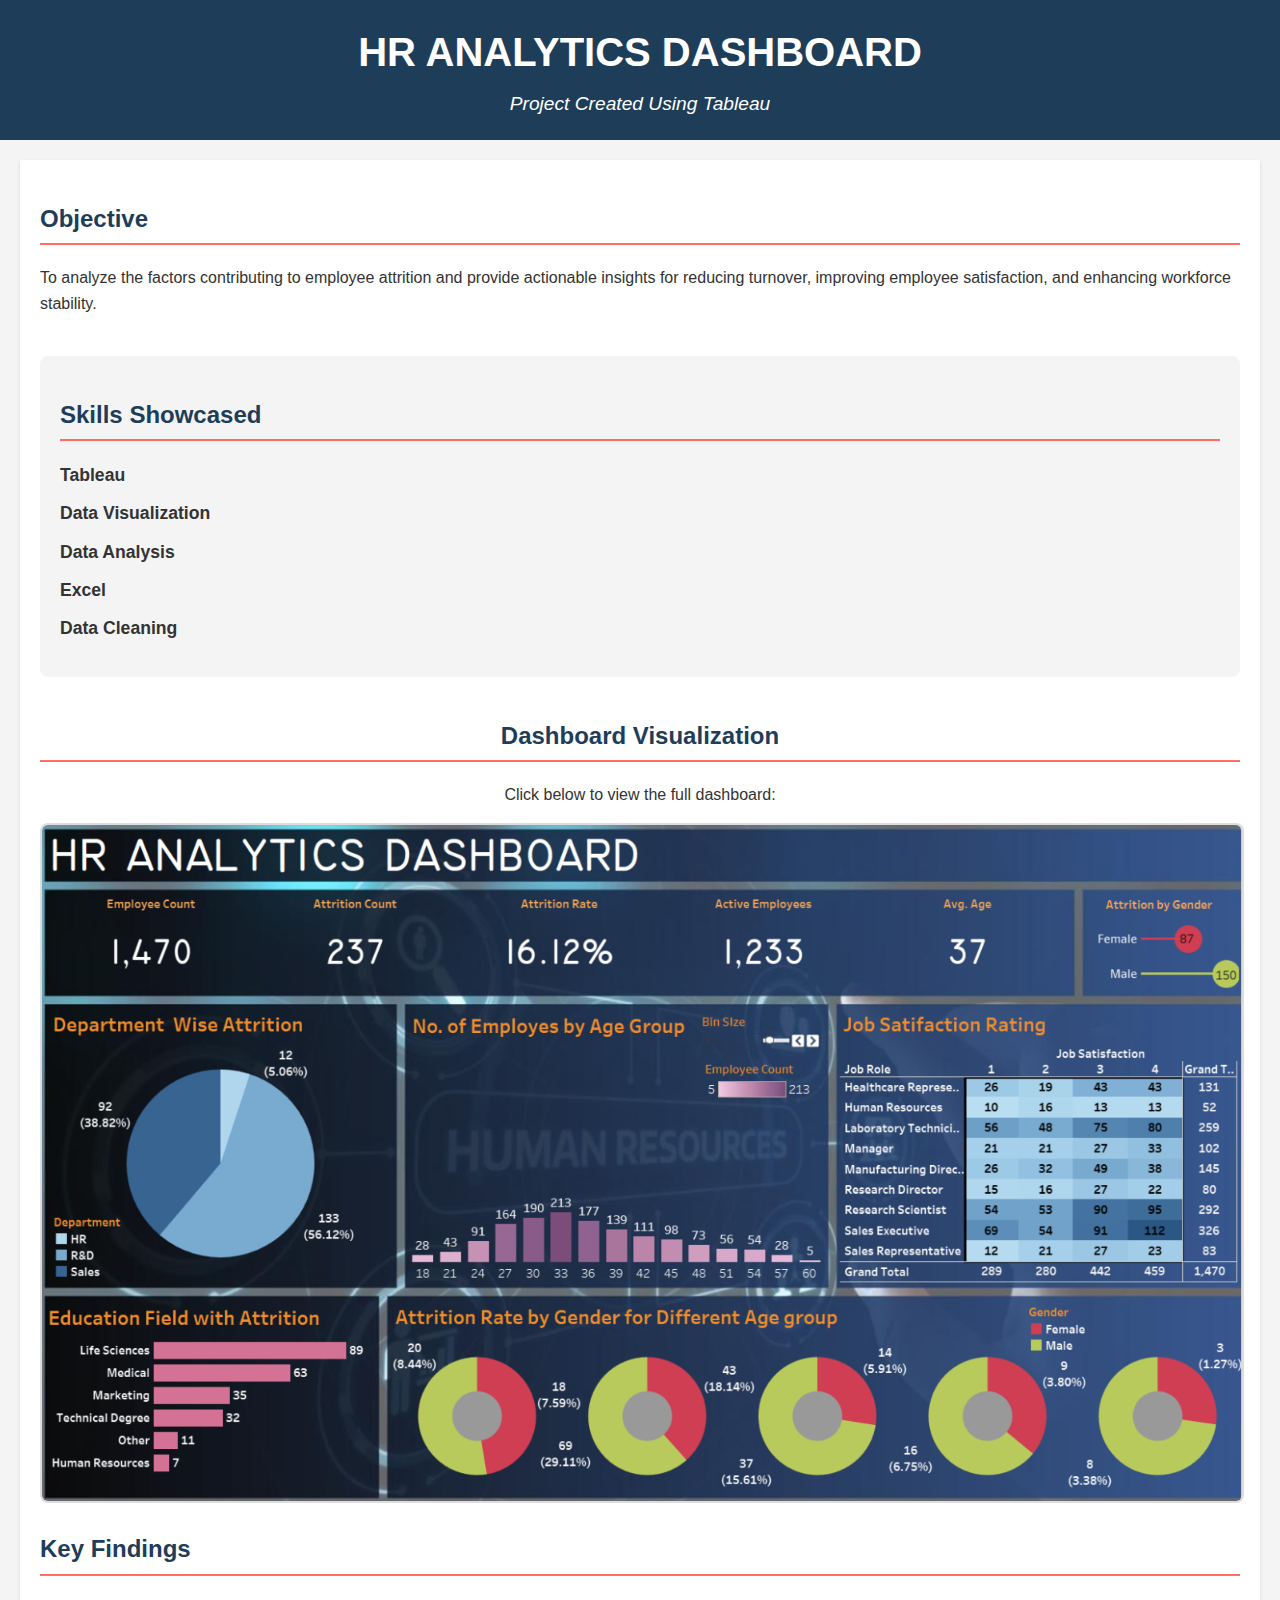
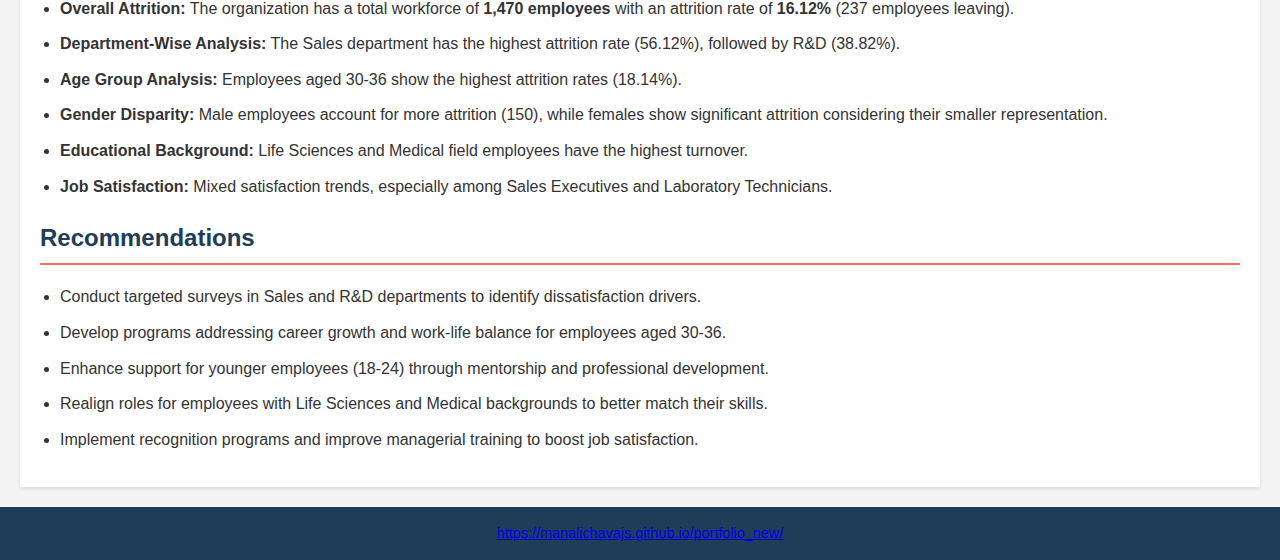
<file: hrDashboard.html>
<!DOCTYPE html>
<html lang="en">
<head>
  <meta charset="UTF-8">
  <meta name="viewport" content="width=device-width, initial-scale=1.0">
  <title>HR ANALYTICS DASHBOARD</title>
  <link rel="stylesheet" href="styles.css">
</head>
<body>
  <header class="header">
    <h1>HR ANALYTICS DASHBOARD 
      <!-- <span class="tableau-logo"><img src="icons8-tableau-software-480.png" alt="Tableau Logo"></span> -->
    </h1>
    <p>Project Created Using Tableau</p>
  </header>

  <section class="content">
    <div class="objective">
      <h2>Objective</h2>
      <p>To analyze the factors contributing to employee attrition and provide actionable insights for reducing turnover, improving employee satisfaction, and enhancing workforce stability.</p>
    </div>

    <div class="skills">
      <h2>Skills Showcased</h2>
      <ul>
        <li><strong>Tableau</strong></li>
        <li><strong>Data Visualization</strong></li>
        <li><strong>Data Analysis</strong></li>
        <li><strong>Excel</strong></li>
        <li><strong>Data Cleaning</strong></li>
      </ul>
    </div>

    <div class="image-section">
        <h2>Dashboard Visualization</h2>
        <p>Click below to view the full dashboard:</p>
          <img src="hrDash.png" alt="HR Attrition Dashboard" class="dashboard-image">
      </div>

    <div class="findings">
      <h2>Key Findings</h2>
      <ul>
        <li><strong>Overall Attrition:</strong> The organization has a total workforce of <strong>1,470 employees</strong> with an attrition rate of <strong>16.12%</strong> (237 employees leaving).</li>
        <li><strong>Department-Wise Analysis:</strong> The Sales department has the highest attrition rate (56.12%), followed by R&D (38.82%).</li>
        <li><strong>Age Group Analysis:</strong> Employees aged 30-36 show the highest attrition rates (18.14%).</li>
        <li><strong>Gender Disparity:</strong> Male employees account for more attrition (150), while females show significant attrition considering their smaller representation.</li>
        <li><strong>Educational Background:</strong> Life Sciences and Medical field employees have the highest turnover.</li>
        <li><strong>Job Satisfaction:</strong> Mixed satisfaction trends, especially among Sales Executives and Laboratory Technicians.</li>
      </ul>
    </div>

    <div class="recommendations">
      <h2>Recommendations</h2>
      <ul>
        <li>Conduct targeted surveys in Sales and R&D departments to identify dissatisfaction drivers.</li>
        <li>Develop programs addressing career growth and work-life balance for employees aged 30-36.</li>
        <li>Enhance support for younger employees (18-24) through mentorship and professional development.</li>
        <li>Realign roles for employees with Life Sciences and Medical backgrounds to better match their skills.</li>
        <li>Implement recognition programs and improve managerial training to boost job satisfaction.</li>
      </ul>
    </div>

  </section>

  <div class="footer">
    <a href="https://manalichavajs.github.io/portfolio_new/">https://manalichavajs.github.io/portfolio_new/</a>
</div>
</body>
</html>
</file>
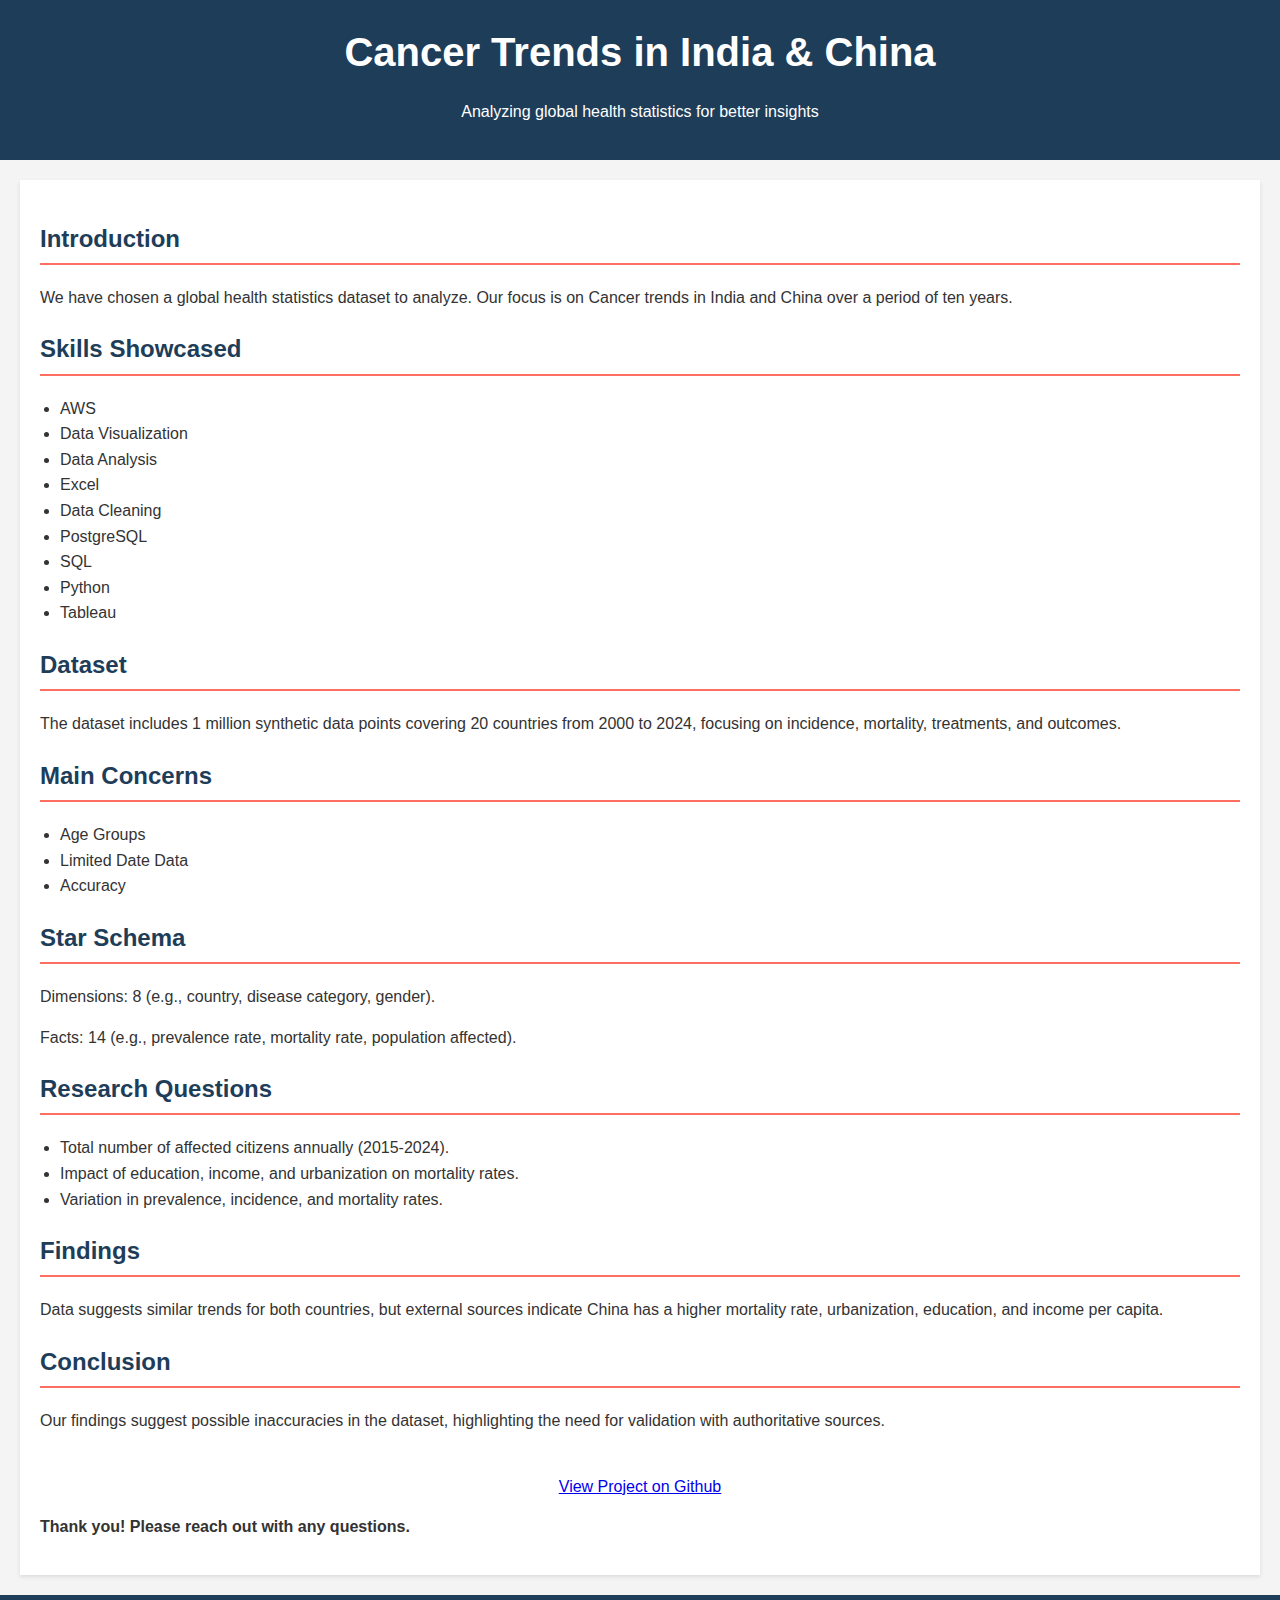
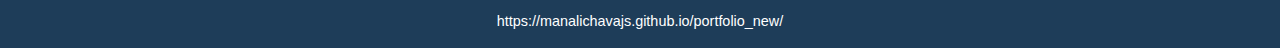
<file: project2.html>
<!DOCTYPE html>
<html lang="en">
<head>
    <meta charset="UTF-8">
    <meta name="viewport" content="width=device-width, initial-scale=1.0">
    <title>Cancer Trends in India & China</title>
    <link rel="stylesheet" href="./project2.css">
</head>
<body>
    <div class="header">
        <h1>Cancer Trends in India & China</h1>
        <p>Analyzing global health statistics for better insights</p>
    </div>
    
    <div class="content">
        <h2>Introduction</h2>
        <p>We have chosen a global health statistics dataset to analyze. Our focus is on Cancer trends in India and China over a period of ten years.</p>
        
            <h2>Skills Showcased</h2>
            <ul>
              <li>AWS</li>
              <li>Data Visualization</li>
              <li>Data Analysis</li>
              <li>Excel</li>
              <li>Data Cleaning</li>
              <li>PostgreSQL</li>
              <li>SQL</li>
              <li>Python</li>
              <li>Tableau</li>
            </ul>

        <h2>Dataset</h2>
        <p>The dataset includes 1 million synthetic data points covering 20 countries from 2000 to 2024, focusing on incidence, mortality, treatments, and outcomes.</p>
        
        <h2>Main Concerns</h2>
        <ul>
            <li>Age Groups</li>
            <li>Limited Date Data</li>
            <li>Accuracy</li>
        </ul>
        
        <h2>Star Schema</h2>
        <p>Dimensions: 8 (e.g., country, disease category, gender).</p>
        <p>Facts: 14 (e.g., prevalence rate, mortality rate, population affected).</p>
        
        <h2>Research Questions</h2>
        <ul>
            <li>Total number of affected citizens annually (2015-2024).</li>
            <li>Impact of education, income, and urbanization on mortality rates.</li>
            <li>Variation in prevalence, incidence, and mortality rates.</li>
        </ul>
        
        <h2>Findings</h2>
        <p>Data suggests similar trends for both countries, but external sources indicate China has a higher mortality rate, urbanization, education, and income per capita.</p>
        
        <h2>Conclusion</h2>
        <p>Our findings suggest possible inaccuracies in the dataset, highlighting the need for validation with authoritative sources.</p>
        
        <div class="image-section">
            <a href="https://github.com/ManaliChavajS/global-health-statistics" class="dashboard-link">
                View Project on Github
            </a>
        </div>
        
        <p><strong>Thank you! Please reach out with any questions.</strong></p>
    </div>
    
    <div class="footer">
        <a href="https://manalichavajs.github.io/portfolio_new/">https://manalichavajs.github.io/portfolio_new/</a>
    </div>
</body>
</html>
</file>
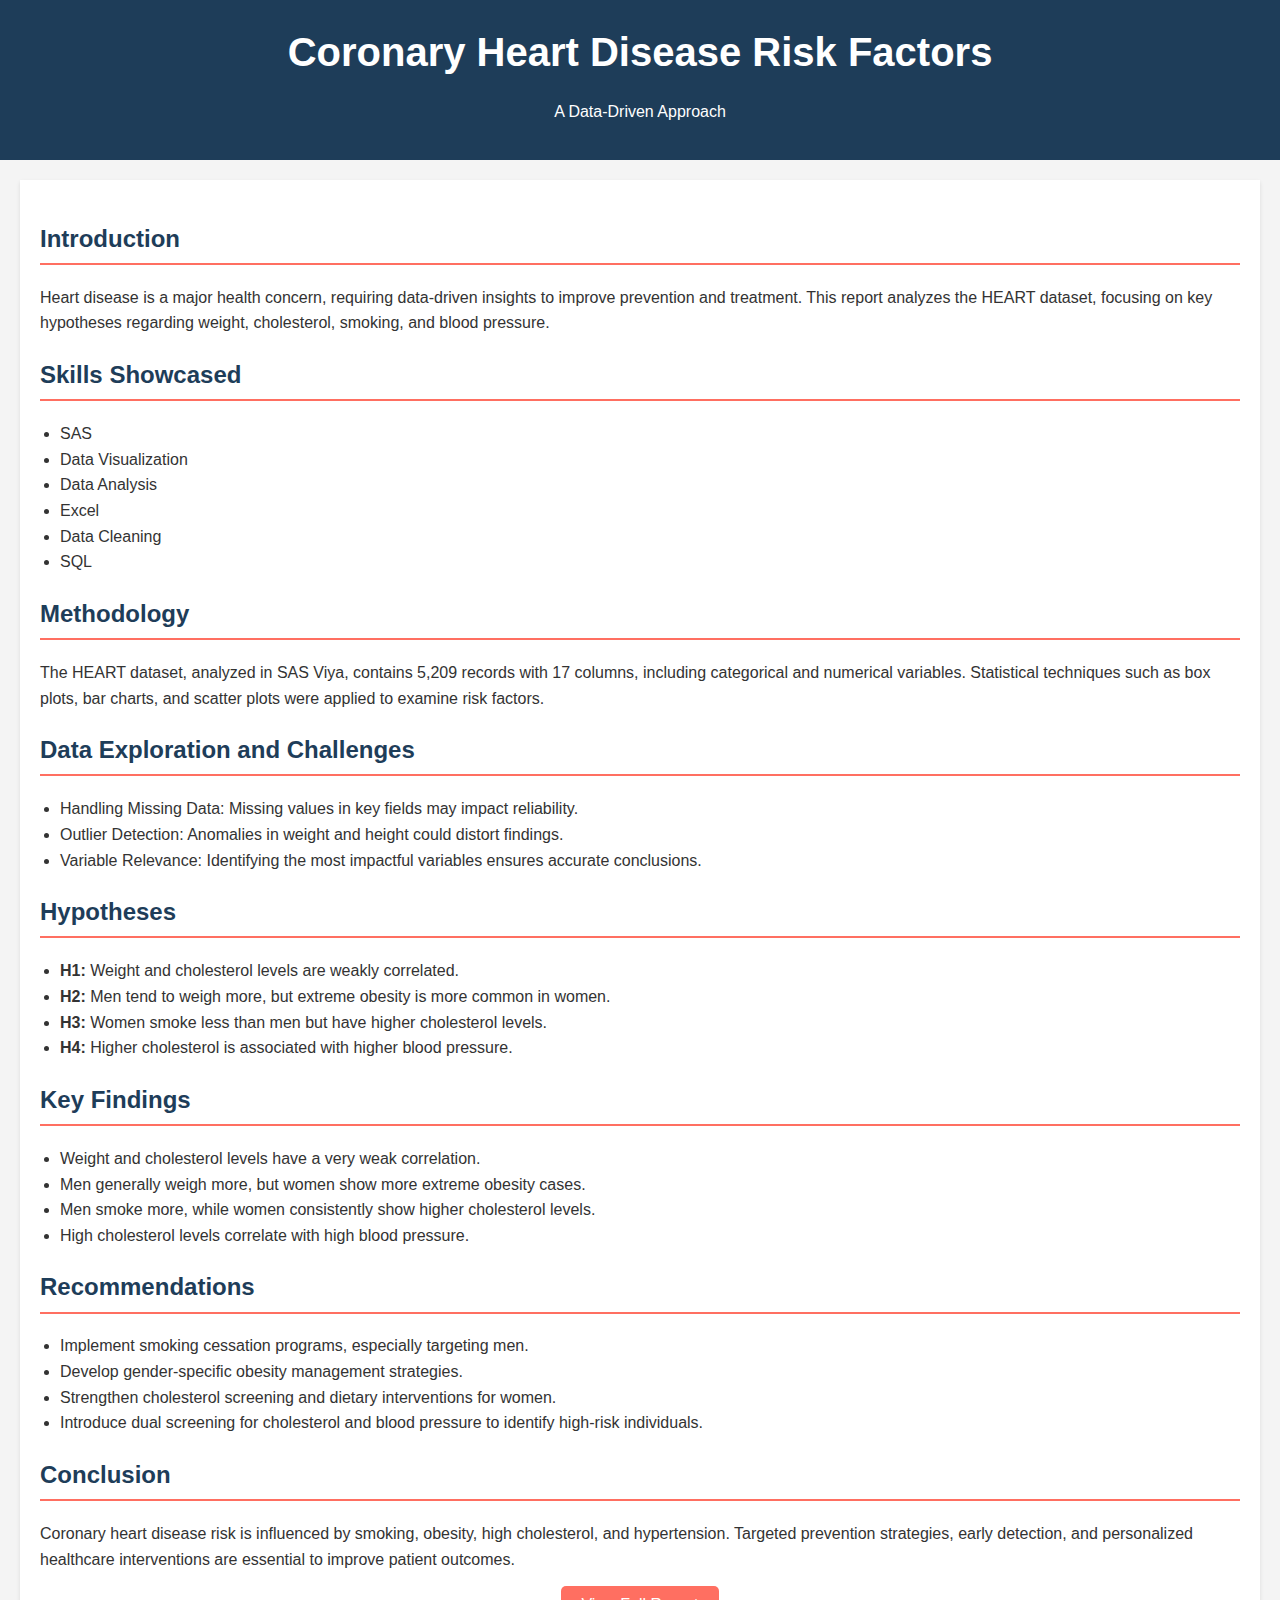
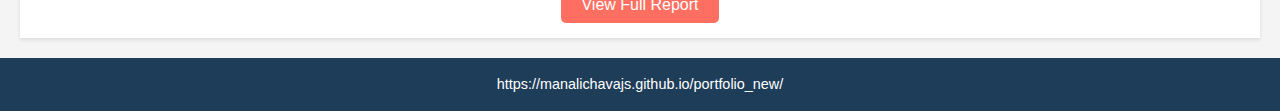
<file: project3.html>
<!DOCTYPE html>
<html lang="en">
<head>
    <meta charset="UTF-8">
    <meta name="viewport" content="width=device-width, initial-scale=1.0">
    <title>Coronary Heart Disease Risk Factors</title>
    <style>
        body {
            font-family: Arial, sans-serif;
            line-height: 1.6;
            margin: 0;
            padding: 0;
            color: #333;
            background-color: #f4f4f4;
        }
        .header {
            background-color: #1e3d59;
            color: white;
            padding: 20px;
            text-align: center;
        }
        .header h1 {
            margin: 0;
            font-size: 2.5rem;
        }
        .content {
            max-width: 1200px;
            margin: 20px auto;
            padding: 20px;
            background: white;
            box-shadow: 0 2px 4px rgba(0, 0, 0, 0.1);
        }
        h2 {
            color: #1e3d59;
            border-bottom: 2px solid #ff6f61;
            padding-bottom: 5px;
        }
        p, ul {
            margin: 15px 0;
        }
        ul {
            list-style-type: disc;
            padding-left: 20px;
        }
        .footer {
            text-align: center;
            padding: 15px;
            background-color: #1e3d59;
            color: white;
            font-size: 0.9rem;
        }
        .footer a {
            color: white;
            text-decoration: none;
        }
        .footer a:hover {
            text-decoration: underline;
        }
        .button-container {
            text-align: center;
            margin-top: 20px;
        }
        .view-report-button {
            background-color: #ff6f61;
            color: white;
            border: none;
            padding: 10px 20px;
            font-size: 1rem;
            cursor: pointer;
            border-radius: 5px;
            text-decoration: none;
        }
        .view-report-button:hover {
            background-color: #e65b50;
        }
    </style>
</head>
<body>
    <div class="header">
        <h1>Coronary Heart Disease Risk Factors</h1>
        <p>A Data-Driven Approach</p>
    </div>
    
    <div class="content">
        <h2>Introduction</h2>
        <p>Heart disease is a major health concern, requiring data-driven insights to improve prevention and treatment. This report analyzes the HEART dataset, focusing on key hypotheses regarding weight, cholesterol, smoking, and blood pressure.</p>
        
        <h2>Skills Showcased</h2>
        <ul>
          <li>SAS</li>
          <li>Data Visualization</li>
          <li>Data Analysis</li>
          <li>Excel</li>
          <li>Data Cleaning</li>
          <li>SQL</li>
        </ul>

        <h2>Methodology</h2>
        <p>The HEART dataset, analyzed in SAS Viya, contains 5,209 records with 17 columns, including categorical and numerical variables. Statistical techniques such as box plots, bar charts, and scatter plots were applied to examine risk factors.</p>
        
        <h2>Data Exploration and Challenges</h2>
        <ul>
            <li>Handling Missing Data: Missing values in key fields may impact reliability.</li>
            <li>Outlier Detection: Anomalies in weight and height could distort findings.</li>
            <li>Variable Relevance: Identifying the most impactful variables ensures accurate conclusions.</li>
        </ul>
        
        <h2>Hypotheses</h2>
        <ul>
            <li><strong>H1:</strong> Weight and cholesterol levels are weakly correlated.</li>
            <li><strong>H2:</strong> Men tend to weigh more, but extreme obesity is more common in women.</li>
            <li><strong>H3:</strong> Women smoke less than men but have higher cholesterol levels.</li>
            <li><strong>H4:</strong> Higher cholesterol is associated with higher blood pressure.</li>
        </ul>
        
        <h2>Key Findings</h2>
        <ul>
            <li>Weight and cholesterol levels have a very weak correlation.</li>
            <li>Men generally weigh more, but women show more extreme obesity cases.</li>
            <li>Men smoke more, while women consistently show higher cholesterol levels.</li>
            <li>High cholesterol levels correlate with high blood pressure.</li>
        </ul>
        
        <h2>Recommendations</h2>
        <ul>
            <li>Implement smoking cessation programs, especially targeting men.</li>
            <li>Develop gender-specific obesity management strategies.</li>
            <li>Strengthen cholesterol screening and dietary interventions for women.</li>
            <li>Introduce dual screening for cholesterol and blood pressure to identify high-risk individuals.</li>
        </ul>
        
        <h2>Conclusion</h2>
        <p>Coronary heart disease risk is influenced by smoking, obesity, high cholesterol, and hypertension. Targeted prevention strategies, early detection, and personalized healthcare interventions are essential to improve patient outcomes.</p>
        
        <div class="button-container">
            <a href="./Report.pdf" class="view-report-button">View Full Report</a>
        </div>
    </div>
    
    <div class="footer">
        <a href="https://manalichavajs.github.io/portfolio_new/">https://manalichavajs.github.io/portfolio_new/</a>
    </div>
</body>
</html>
</file>
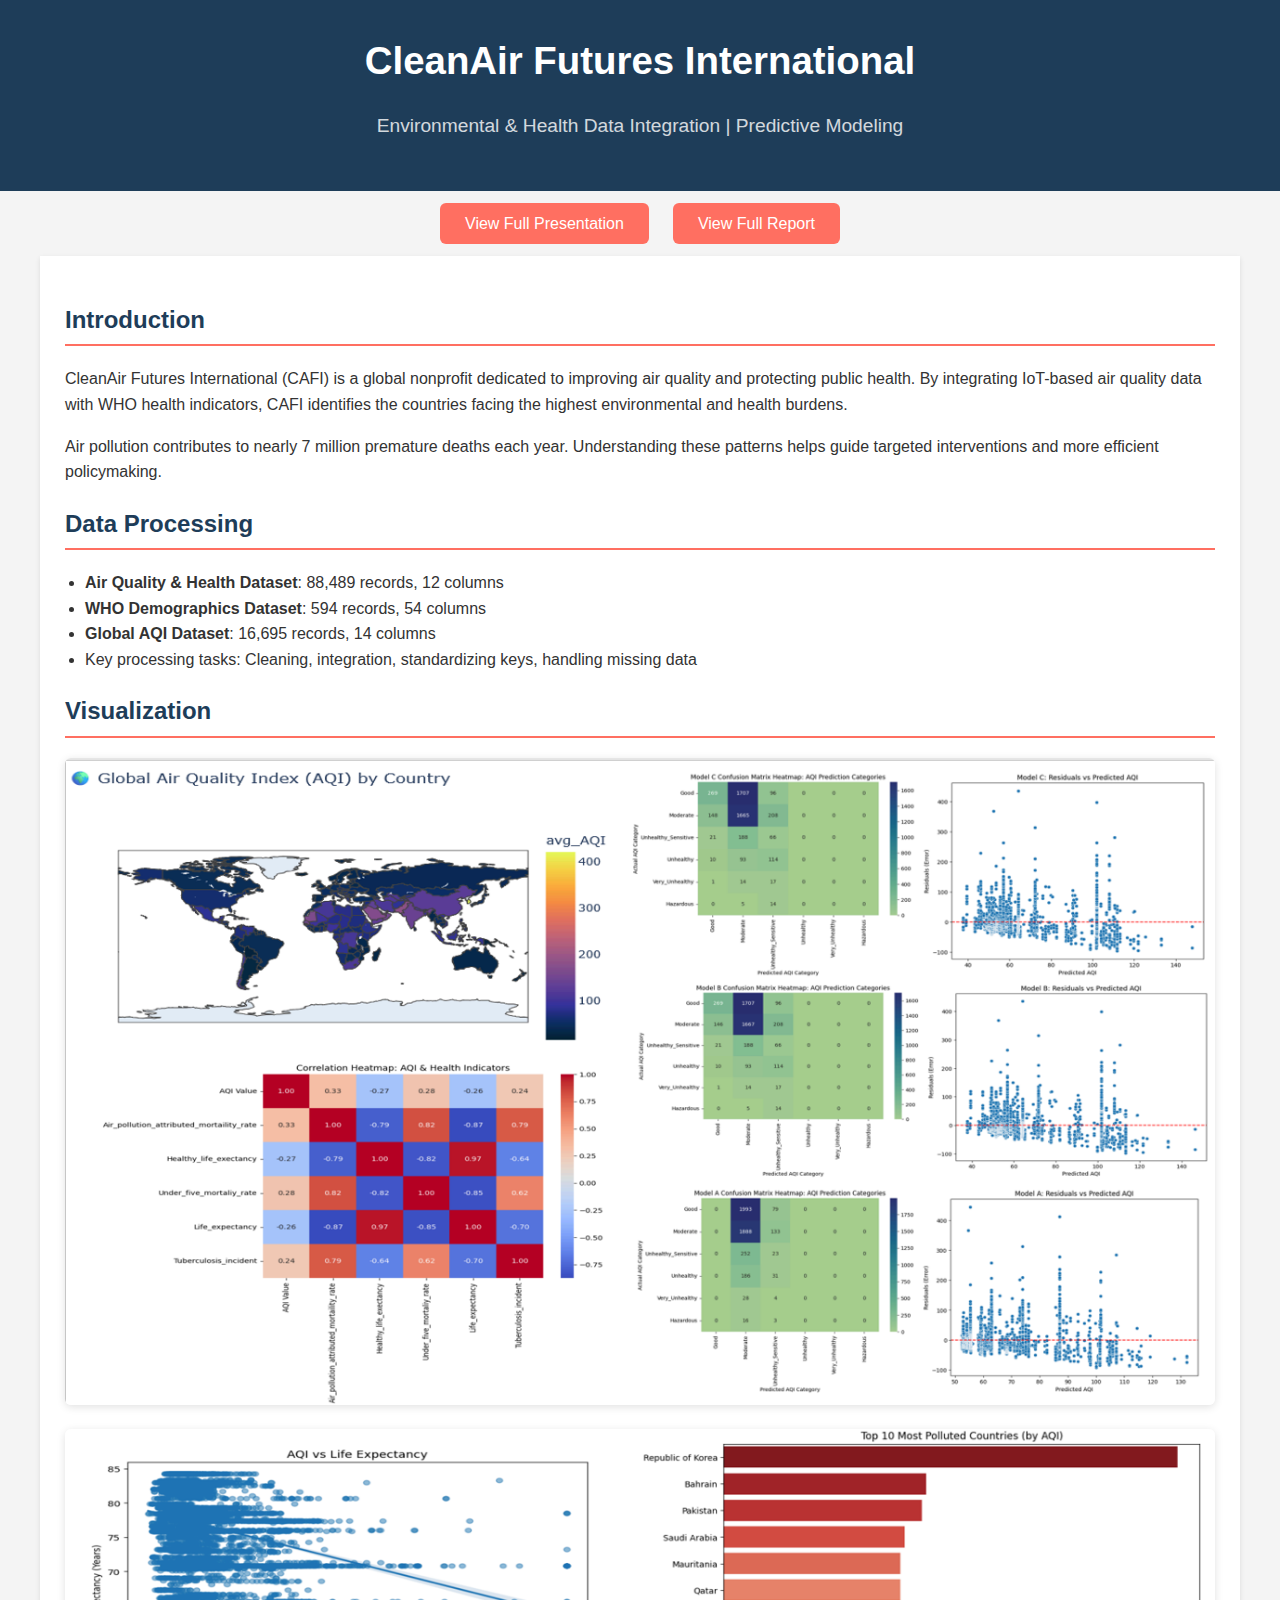
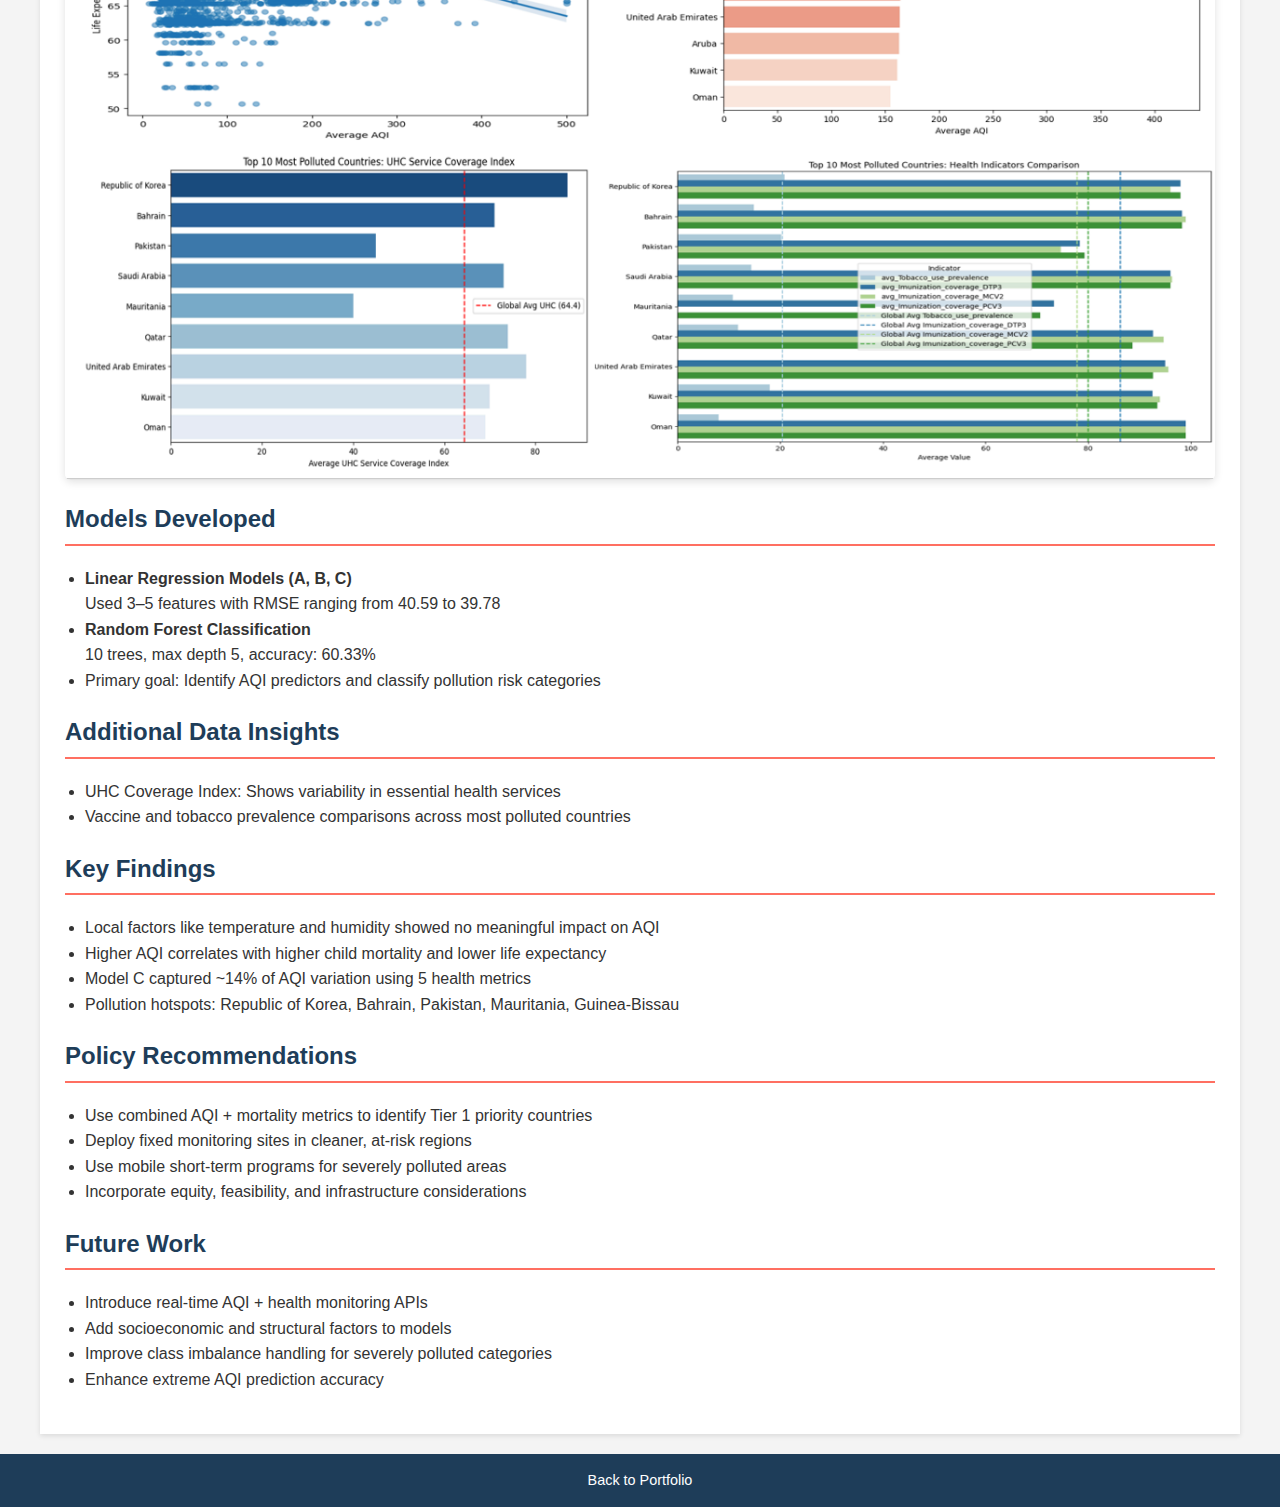
<file: project4.html>
<!DOCTYPE html>
<html lang="en">
<head>
    <meta charset="UTF-8">
    <meta name="viewport" content="width=device-width, initial-scale=1.0">
    <title>CleanAir Futures International – Project Summary</title>

    <style>
        body {
            font-family: Arial, sans-serif;
            margin: 0;
            padding: 0;
            background-color: #f4f4f4;
            color: #333;
            line-height: 1.6;
        }

        .header {
            background-color: #1e3d59;
            color: white;
            padding: 30px;
            text-align: center;
        }

        .header h1 {
            margin: 0;
            font-size: 2.4rem;
        }

        .subtitle {
            font-size: 1.2rem;
            opacity: 0.8;
        }

        .button-container {
            text-align: center;
            margin-top: 20px;
        }

        .button-row {
            display: flex;
            justify-content: center;
            align-items: center;
            gap: 24px;
            margin-top: 20px;
        }

        .button-row .button-container {
            margin-top: 0;
        }

        .view-report-button {
            background-color: #ff6f61;
            color: white;
            padding: 12px 25px;
            border-radius: 6px;
            text-decoration: none;
            font-size: 1rem;
        }

        .view-report-button:hover {
            background-color: #e65b50;
        }

        .content {
            max-width: 1150px;
            margin: 20px auto;
            background: white;
            padding: 25px;
            box-shadow: 0 2px 5px rgba(0,0,0,0.1);
        }

        h2 {
            color: #1e3d59;
            border-bottom: 2px solid #ff6f61;
            padding-bottom: 5px;
        }

        ul {
            padding-left: 20px;
        }

        .footer {
            background-color: #1e3d59;
            color: white;
            text-align: center;
            padding: 15px;
            font-size: 0.9rem;
        }

        .footer a {
            color: #fff;
            text-decoration: none;
        }
        .footer a:hover {
            text-decoration: underline;
        }

        /* Visualization Images */
        .visualization {
            display: flex;
            flex-direction: column;
            gap: 24px;
            margin-top: 20px;
        }

        .visualization img {
            width: 100%;
            max-width: 100%;
            height: auto;
            display: block;
            margin: 0 auto;
            border-radius: 6px;
            box-shadow: 0 2px 8px rgba(0, 0, 0, 0.12);
        }
    </style>
</head>

<body>

    <div class="header">
        <h1>CleanAir Futures International</h1>
        <p class="subtitle">Environmental & Health Data Integration | Predictive Modeling</p>
    </div>

    <div class="button-row">
    <div class="button-container">
        <a href="./AQI_Presentation.pdf" class="view-report-button">
            View Full Presentation
        </a>
    </div>
    <div class="button-container">
        <a href="./AQI_Report.pdf" class="view-report-button">
            View Full Report
        </a>
    </div>
</div>

    <div class="content">

        <h2>Introduction</h2>
        <p>
            CleanAir Futures International (CAFI) is a global nonprofit dedicated to improving air quality
            and protecting public health. By integrating IoT-based air quality data with WHO health indicators,
            CAFI identifies the countries facing the highest environmental and health burdens.
        </p>
        <p>
            Air pollution contributes to nearly 7 million premature deaths each year. Understanding these 
            patterns helps guide targeted interventions and more efficient policymaking.
        </p>

        <h2>Data Processing</h2>
        <ul>
            <li><strong>Air Quality & Health Dataset</strong>: 88,489 records, 12 columns</li>
            <li><strong>WHO Demographics Dataset</strong>: 594 records, 54 columns</li>
            <li><strong>Global AQI Dataset</strong>: 16,695 records, 14 columns</li>
            <li>Key processing tasks: Cleaning, integration, standardizing keys, handling missing data</li>
        </ul>

        <h2>Visualization</h2>
        <div class="visualization">
            <img src="./assests/Air1.png" alt="air1">
            <img src="./assests/Air2.png" alt="air2">
        </div>

        <h2>Models Developed</h2>
        <ul>
            <li><strong>Linear Regression Models (A, B, C)</strong><br>
                Used 3–5 features with RMSE ranging from 40.59 to 39.78
            </li>
            <li><strong>Random Forest Classification</strong><br>
                10 trees, max depth 5, accuracy: 60.33%
            </li>
            <li>Primary goal: Identify AQI predictors and classify pollution risk categories</li>
        </ul>

        <h2>Additional Data Insights</h2>
        <ul>
            <li>UHC Coverage Index: Shows variability in essential health services</li>
            <li>Vaccine and tobacco prevalence comparisons across most polluted countries</li>
        </ul>

        <h2>Key Findings</h2>
        <ul>
            <li>Local factors like temperature and humidity showed no meaningful impact on AQI</li>
            <li>Higher AQI correlates with higher child mortality and lower life expectancy</li>
            <li>Model C captured ~14% of AQI variation using 5 health metrics</li>
            <li>Pollution hotspots: Republic of Korea, Bahrain, Pakistan, Mauritania, Guinea-Bissau</li>
        </ul>

        <h2>Policy Recommendations</h2>
        <ul>
            <li>Use combined AQI + mortality metrics to identify Tier 1 priority countries</li>
            <li>Deploy fixed monitoring sites in cleaner, at-risk regions</li>
            <li>Use mobile short-term programs for severely polluted areas</li>
            <li>Incorporate equity, feasibility, and infrastructure considerations</li>
        </ul>

        <h2>Future Work</h2>
        <ul>
            <li>Introduce real-time AQI + health monitoring APIs</li>
            <li>Add socioeconomic and structural factors to models</li>
            <li>Improve class imbalance handling for severely polluted categories</li>
            <li>Enhance extreme AQI prediction accuracy</li>
        </ul>

    </div>

    <div class="footer">
        <a href="https://manalichavajs.github.io/portfolio_new/">Back to Portfolio</a>
    </div>

</body>
</html>
</file>
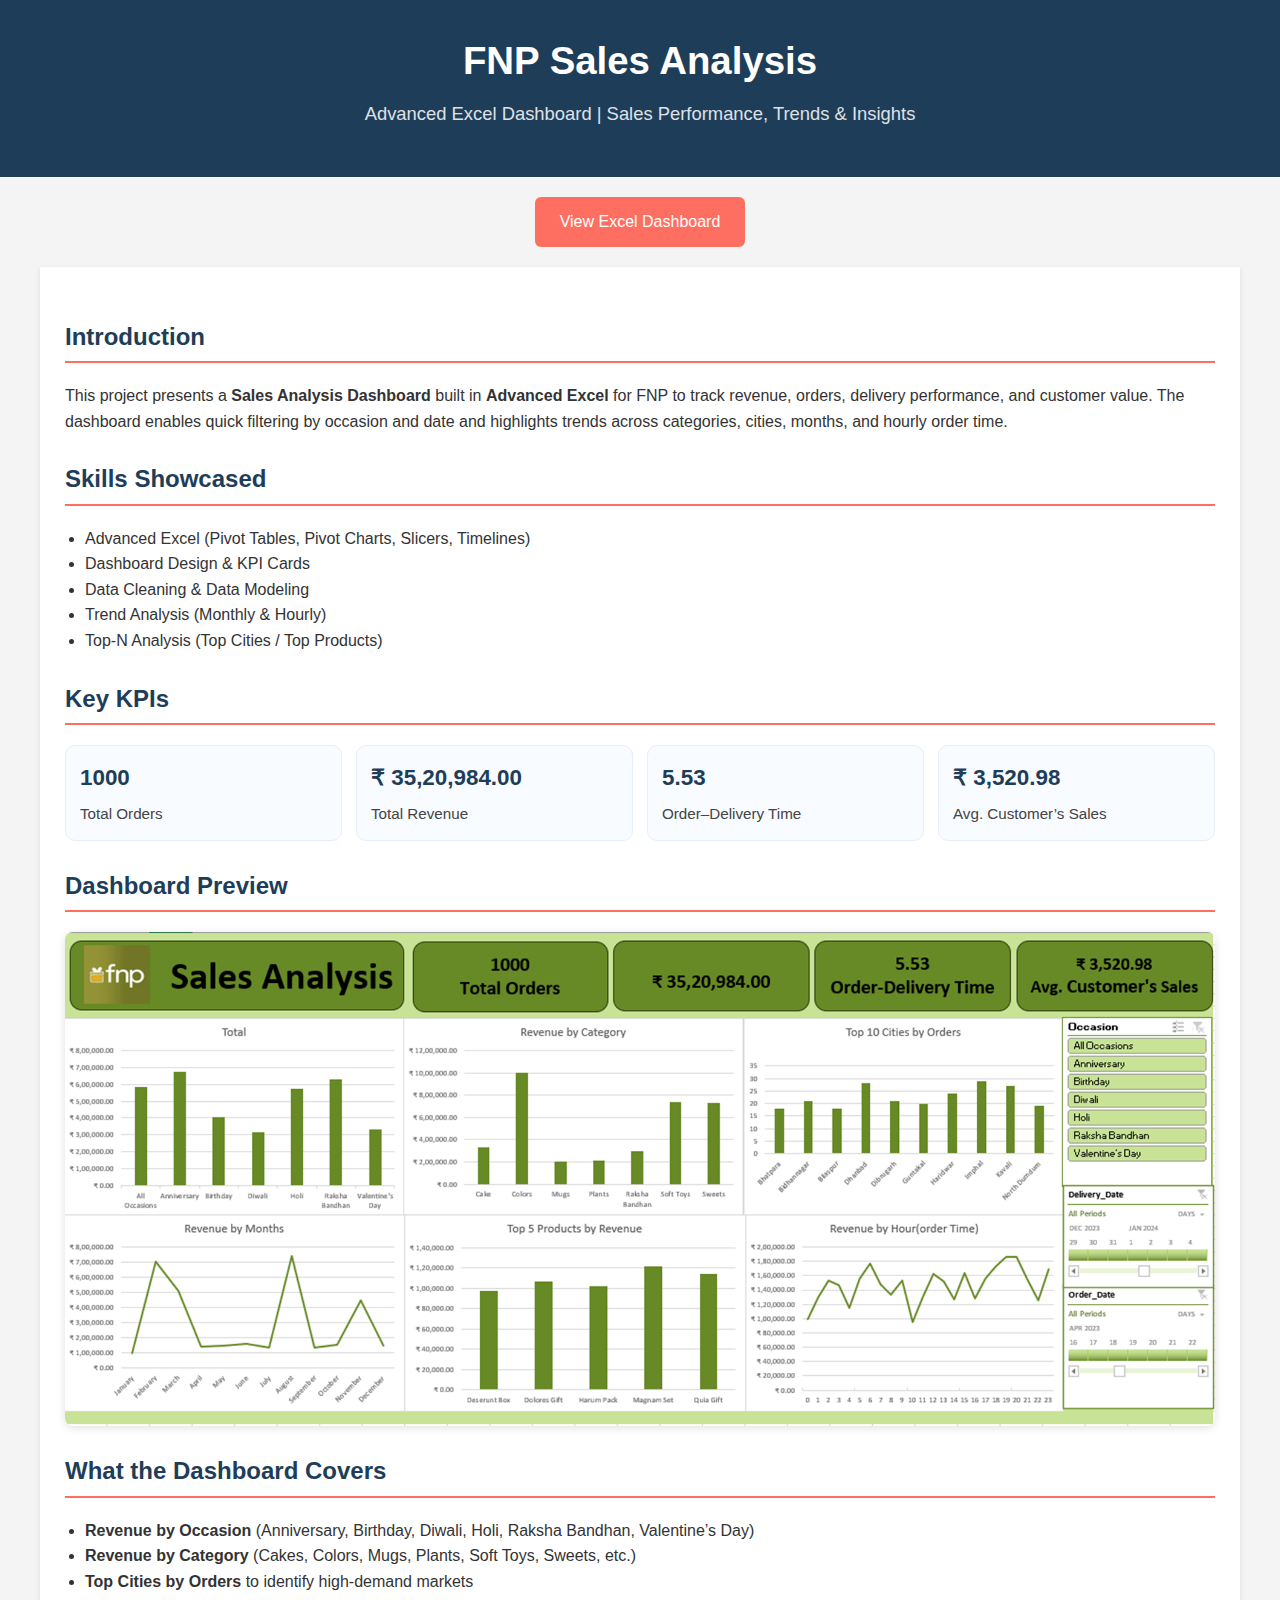
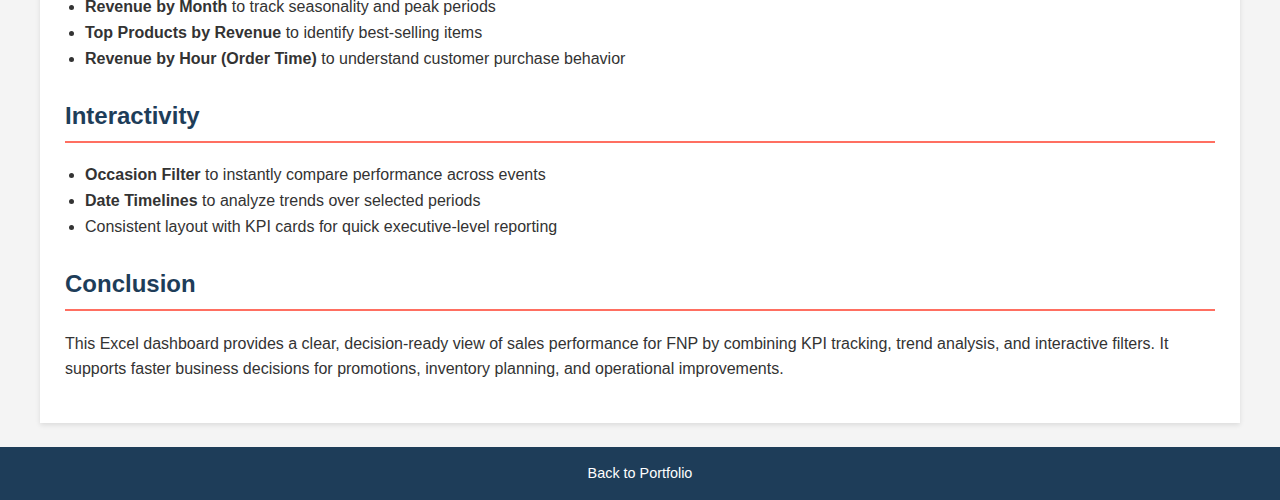
<file: project6.html>
<!DOCTYPE html>
<html lang="en">
<head>
    <meta charset="UTF-8">
    <meta name="viewport" content="width=device-width, initial-scale=1.0">
    <title>FNP Sales Analysis – Excel Dashboard</title>

    <style>
        body {
            font-family: Arial, sans-serif;
            margin: 0;
            padding: 0;
            background-color: #f4f4f4;
            color: #333;
            line-height: 1.6;
        }

        .header {
            background-color: #1e3d59;
            color: white;
            padding: 30px;
            text-align: center;
        }

        .header h1 {
            margin: 0;
            font-size: 2.4rem;
        }

        .subtitle {
            font-size: 1.15rem;
            opacity: 0.85;
            margin-top: 8px;
        }

        .button-row {
            display: flex;
            justify-content: center;
            align-items: center;
            gap: 24px;
            margin-top: 20px;
            flex-wrap: wrap;
        }

        .button-container {
            text-align: center;
            margin-top: 0;
        }

        .view-report-button {
            background-color: #ff6f61;
            color: white;
            padding: 12px 25px;
            border-radius: 6px;
            text-decoration: none;
            font-size: 1rem;
            display: inline-block;
        }

        .view-report-button:hover {
            background-color: #e65b50;
        }

        .content {
            max-width: 1150px;
            margin: 20px auto;
            background: white;
            padding: 25px;
            box-shadow: 0 2px 5px rgba(0,0,0,0.1);
        }

        h2 {
            color: #1e3d59;
            border-bottom: 2px solid #ff6f61;
            padding-bottom: 5px;
            margin-top: 26px;
        }

        ul {
            padding-left: 20px;
        }

        /* KPI Cards */
        .stats-grid {
            display: grid;
            grid-template-columns: repeat(4, minmax(0, 1fr));
            gap: 14px;
            margin-top: 14px;
        }

        .stat-card {
            background: #f8fbff;
            border: 1px solid #e7eef7;
            border-radius: 10px;
            padding: 14px;
        }

        .stat-card .big {
            font-size: 1.4rem;
            font-weight: 700;
            color: #1e3d59;
            margin: 0;
        }

        .stat-card .small {
            margin: 6px 0 0 0;
            font-size: 0.95rem;
            color: #444;
        }

        /* Dashboard Image */
        .visualization {
            display: flex;
            flex-direction: column;
            gap: 24px;
            margin-top: 16px;
        }

        .visualization img {
            width: 100%;
            max-width: 100%;
            height: auto;
            display: block;
            margin: 0 auto;
            border-radius: 8px;
            box-shadow: 0 2px 8px rgba(0, 0, 0, 0.12);
        }

        .footer {
            background-color: #1e3d59;
            color: white;
            text-align: center;
            padding: 15px;
            font-size: 0.9rem;
            margin-top: 24px;
        }

        .footer a {
            color: #fff;
            text-decoration: none;
        }

        .footer a:hover {
            text-decoration: underline;
        }

        @media (max-width: 950px) {
            .stats-grid { grid-template-columns: 1fr 1fr; }
        }

        @media (max-width: 600px) {
            .stats-grid { grid-template-columns: 1fr; }
        }
    </style>
</head>

<body>

    <div class="header">
        <h1>FNP Sales Analysis</h1>
        <p class="subtitle">Advanced Excel Dashboard | Sales Performance, Trends & Insights</p>
    </div>

    <div class="button-row">
        <div class="button-container">
            <!-- Update link to your hosted Excel file -->
            <a href="./FNP_Sales.xlsx" class="view-report-button">View Excel Dashboard</a>
        </div>
    </div>

    <div class="content">

        <h2>Introduction</h2>
        <p>
            This project presents a <strong>Sales Analysis Dashboard</strong> built in <strong>Advanced Excel</strong> for FNP
            to track revenue, orders, delivery performance, and customer value. The dashboard enables quick filtering
            by occasion and date and highlights trends across categories, cities, months, and hourly order time.
        </p>

        <h2>Skills Showcased</h2>
        <ul>
            <li>Advanced Excel (Pivot Tables, Pivot Charts, Slicers, Timelines)</li>
            <li>Dashboard Design & KPI Cards</li>
            <li>Data Cleaning & Data Modeling</li>
            <li>Trend Analysis (Monthly & Hourly)</li>
            <li>Top-N Analysis (Top Cities / Top Products)</li>
        </ul>

        <h2>Key KPIs</h2>
        <div class="stats-grid">
            <div class="stat-card">
                <p class="big">1000</p>
                <p class="small">Total Orders</p>
            </div>
            <div class="stat-card">
                <p class="big">₹ 35,20,984.00</p>
                <p class="small">Total Revenue</p>
            </div>
            <div class="stat-card">
                <p class="big">5.53</p>
                <p class="small">Order–Delivery Time</p>
            </div>
            <div class="stat-card">
                <p class="big">₹ 3,520.98</p>
                <p class="small">Avg. Customer’s Sales</p>
            </div>
        </div>

        <h2>Dashboard Preview</h2>
        <div class="visualization">
            <!-- Replace this image path with your final uploaded dashboard image -->
            <img src="./assests/FNPExcell2.png" alt="FNP Sales Analysis Dashboard">
        </div>

        <h2>What the Dashboard Covers</h2>
        <ul>
            <li><strong>Revenue by Occasion</strong> (Anniversary, Birthday, Diwali, Holi, Raksha Bandhan, Valentine’s Day)</li>
            <li><strong>Revenue by Category</strong> (Cakes, Colors, Mugs, Plants, Soft Toys, Sweets, etc.)</li>
            <li><strong>Top Cities by Orders</strong> to identify high-demand markets</li>
            <li><strong>Revenue by Month</strong> to track seasonality and peak periods</li>
            <li><strong>Top Products by Revenue</strong> to identify best-selling items</li>
            <li><strong>Revenue by Hour (Order Time)</strong> to understand customer purchase behavior</li>
        </ul>

        <h2>Interactivity</h2>
        <ul>
            <li><strong>Occasion Filter</strong> to instantly compare performance across events</li>
            <li><strong>Date Timelines</strong> to analyze trends over selected periods</li>
            <li>Consistent layout with KPI cards for quick executive-level reporting</li>
        </ul>

        <h2>Conclusion</h2>
        <p>
            This Excel dashboard provides a clear, decision-ready view of sales performance for FNP by combining KPI tracking,
            trend analysis, and interactive filters. It supports faster business decisions for promotions, inventory planning,
            and operational improvements.
        </p>

    </div>

    <div class="footer">
        <a href="https://manalichavajs.github.io/portfolio_new/">Back to Portfolio</a>
    </div>

</body>
</html>
</file>
<file: styles.css>
/* General Styles */
body {
    font-family: Arial, sans-serif;
    line-height: 1.6;
    margin: 0;
    padding: 0;
    color: #333;
    background-color: #f4f4f4;
  }
  
  /* Header Styles */
  .header {
    background-color: #1e3d59;
    color: white;
    padding: 20px;
    text-align: center;
  }
  
  .header h1 {
    margin: 0;
    font-size: 2.5rem;
    display: inline;
  }
  
  .tableau-logo {
    margin-left: 10px;
    vertical-align: middle;
    height: 30px;  /* Adjust as needed */
  }
  
  .header p {
    margin: 5px 0 0;
    font-size: 1.2rem;
    font-style: italic;
  }
  
  /* Section Styles */
  .content {
    max-width: 1200px;
    margin: 20px auto;
    padding: 20px;
    background: white;
    box-shadow: 0 2px 4px rgba(0, 0, 0, 0.1);
  }
  
  h2 {
    color: #1e3d59;
    border-bottom: 2px solid #ff6f61;
    padding-bottom: 5px;
  }
  
  p, ul {
    margin: 15px 0;
  }
  
  ul {
    list-style-type: disc;
    padding-left: 20px;
  }
  
  ul li {
    margin: 10px 0;
  }
  
  /* Skills Section Styles */
  .skills {
    margin-top: 40px;
    padding: 20px;
    background-color: #f4f4f4;
    border-radius: 8px;
  }
  
  .skills h2 {
    color: #1e3d59;
    border-bottom: 2px solid #ff6f61;
    padding-bottom: 5px;
  }
  
  .skills ul {
    list-style-type: none;
    padding-left: 0;
  }
  
  .skills ul li {
    margin: 10px 0;
    font-size: 1.1rem;
  }
  
  /* Image Section Styles */
  .image-section {
    margin-top: 40px;
    text-align: center;
  }
  
  .dashboard-image {
    max-width: 100%;
    height: auto;
    border: 2px solid #ddd;
    border-radius: 8px;
    transition: transform 0.3s ease;
  }
  
  .dashboard-image:hover {
    transform: scale(1.05);
  }
  
  .dashboard-link {
    text-decoration: none;
    display: inline-block;
  }
  
  .dashboard-link:hover .dashboard-image {
    transform: scale(1.1);
  }
  
  /* Footer Styles */
  .footer {
    text-align: center;
    padding: 15px;
    background-color: #1e3d59;
    color: white;
    font-size: 0.9rem;
  }
  
  .footer p {
    margin: 0;
  }
</file>
<file: project2.css>
body {
    font-family: Arial, sans-serif;
    line-height: 1.6;
    margin: 0;
    padding: 0;
    color: #333;
    background-color: #f4f4f4;
}

.header {
    background-color: #1e3d59;
    color: white;
    padding: 20px;
    text-align: center;
}

.header h1 {
    margin: 0;
    font-size: 2.5rem;
}

.content {
    max-width: 1200px;
    margin: 20px auto;
    padding: 20px;
    background: white;
    box-shadow: 0 2px 4px rgba(0, 0, 0, 0.1);
}

h2 {
    color: #1e3d59;
    border-bottom: 2px solid #ff6f61;
    padding-bottom: 5px;
}

p, ul {
    margin: 15px 0;
}

ul {
    list-style-type: disc;
    padding-left: 20px;
}

.skills {
    margin-top: 40px;
    padding: 20px;
    background-color: #f4f4f4;
    border-radius: 8px;
}

.image-section {
    margin-top: 40px;
    text-align: center;
}

.dashboard-image {
    max-width: 100%;
    height: auto;
    border: 2px solid #ddd;
    border-radius: 8px;
    transition: transform 0.3s ease;
}

.dashboard-image:hover {
    transform: scale(1.05);
}

.footer {
    text-align: center;
    padding: 15px;
    background-color: #1e3d59;
    color: white;
    font-size: 0.9rem;
}

.footer a {
    color: white;
    text-decoration: none;
}
.footer a:hover {
    text-decoration: underline;
}
</file>
